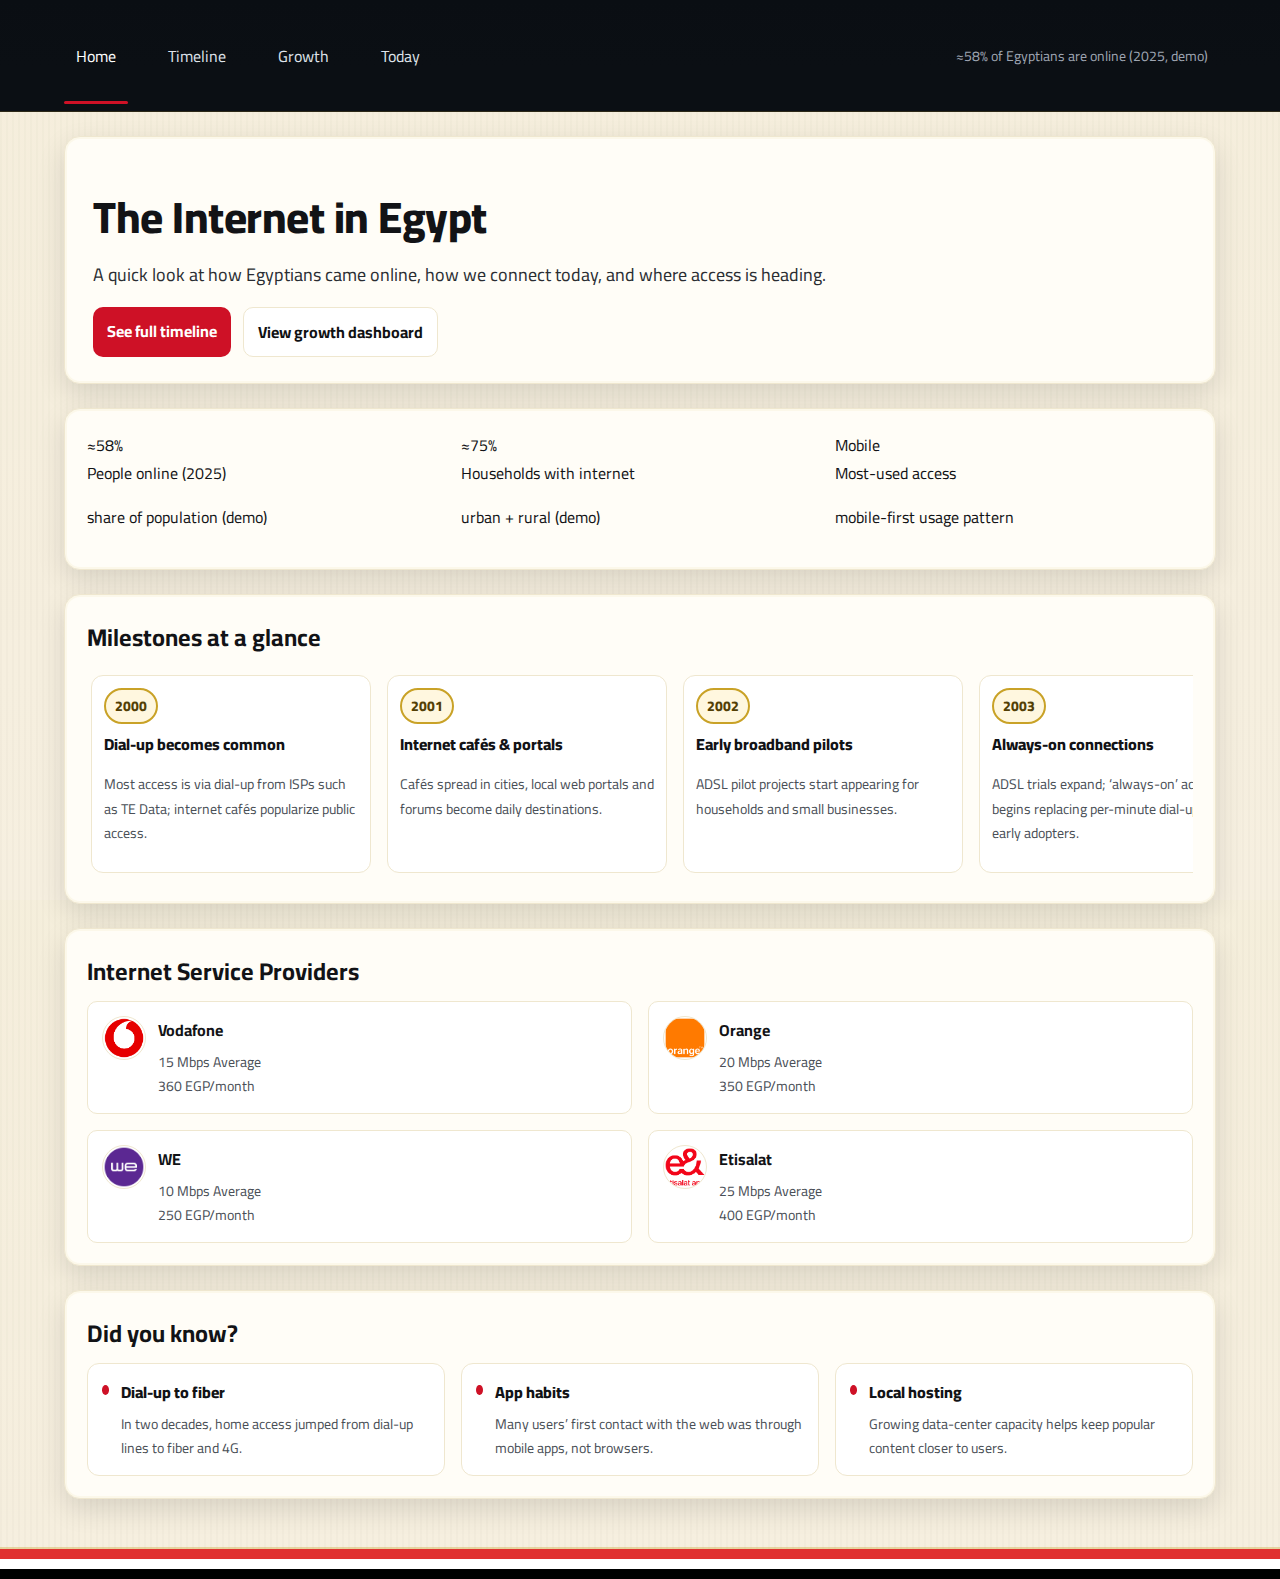
<file: index.html>
<!doctype html>
<html lang="en">
<head>
  <meta charset="utf-8">
  <meta name="viewport" content="width=device-width,initial-scale=1">
  <title>The Internet in Egypt — Home</title>

  <!-- Favicon & fonts -->
  <link rel="icon" type="image/png" href="assets/img/egypt.png">
  <link href="https://fonts.googleapis.com/css2?family=Cairo:wght@400;700;800&display=swap" rel="stylesheet">

  <!-- Styles -->
  <link rel="stylesheet" href="assets/css/styles.css">

  <!-- Libraries -->
  <script defer src="js/libs/nunjucks.min.js"></script>

  <!-- App (module routes to renderHome via data-page) -->
  <script type="module" src="js/main.js"></script>
</head>
<body class="theme-egypt" data-page="home">
  <!-- Navbar (no brand; underline handled in CSS) -->
  <header class="navbar">
    <nav class="container" aria-label="Main navigation">
      <a href="index.html" aria-current="page">Home</a>
      <a href="timeline.html">Timeline</a>
      <a href="growth.html">Growth</a>
      <a href="today.html">Today</a>
      <div class="nav-ticker" aria-live="polite"></div>
    </nav>
  </header>

  <main class="container">
    <!-- Hero -->
    <section class="hero card" aria-labelledby="home-hero-title">
      <div>
        <h1 id="home-hero-title">The Internet in Egypt</h1>
        <p class="lead">
          A quick look at how Egyptians came online, how we connect today, and where access is heading.
        </p>
        <div class="cta-row" aria-label="Quick links">
          <a class="cta" href="timeline.html">See full timeline</a>
          <a class="cta ghost" href="growth.html">View growth dashboard</a>
        </div>
      </div>
    </section>

    <!-- Snapshots -->
    <section class="card" aria-labelledby="snap-title">
      <h2 id="snap-title" class="sr-only">Snapshot</h2>
      <div id="home-snapshots" class="snapshots-grid"></div>
    </section>

    <!-- Milestones at a glance (mini scroller) -->
    <section class="card" aria-labelledby="glance-title">
      <h2 id="glance-title">Milestones at a glance</h2>
      <div class="mini-timeline">
        <ul id="mini-tl" class="mini-tl"></ul>
      </div>
    </section>

    <!-- ISPs -->
    <section class="card" aria-labelledby="isps-title">
      <h2 id="isps-title">Internet Service Providers</h2>
      <div id="isp-grid" class="isp-grid"></div>
    </section>

    <!-- Did you know -->
    <section class="card" aria-labelledby="facts-title">
      <h2 id="facts-title">Did you know?</h2>
      <div id="facts-grid" class="facts-grid"></div>
    </section>
  </main>

  <footer class="flag" aria-label="Egypt flag stripes">
    <div class="stripe red"></div>
    <div class="stripe white"></div>
    <div class="stripe black"></div>
  </footer>

  <!-- Validator (KEEP) -->
  <script src="js/validate.js"></script>
  <script>
    if (location.search.includes('validate=1') && window.validator) {
      window.validator.runAll();
    }
  </script>
</body>
</html>
</file>
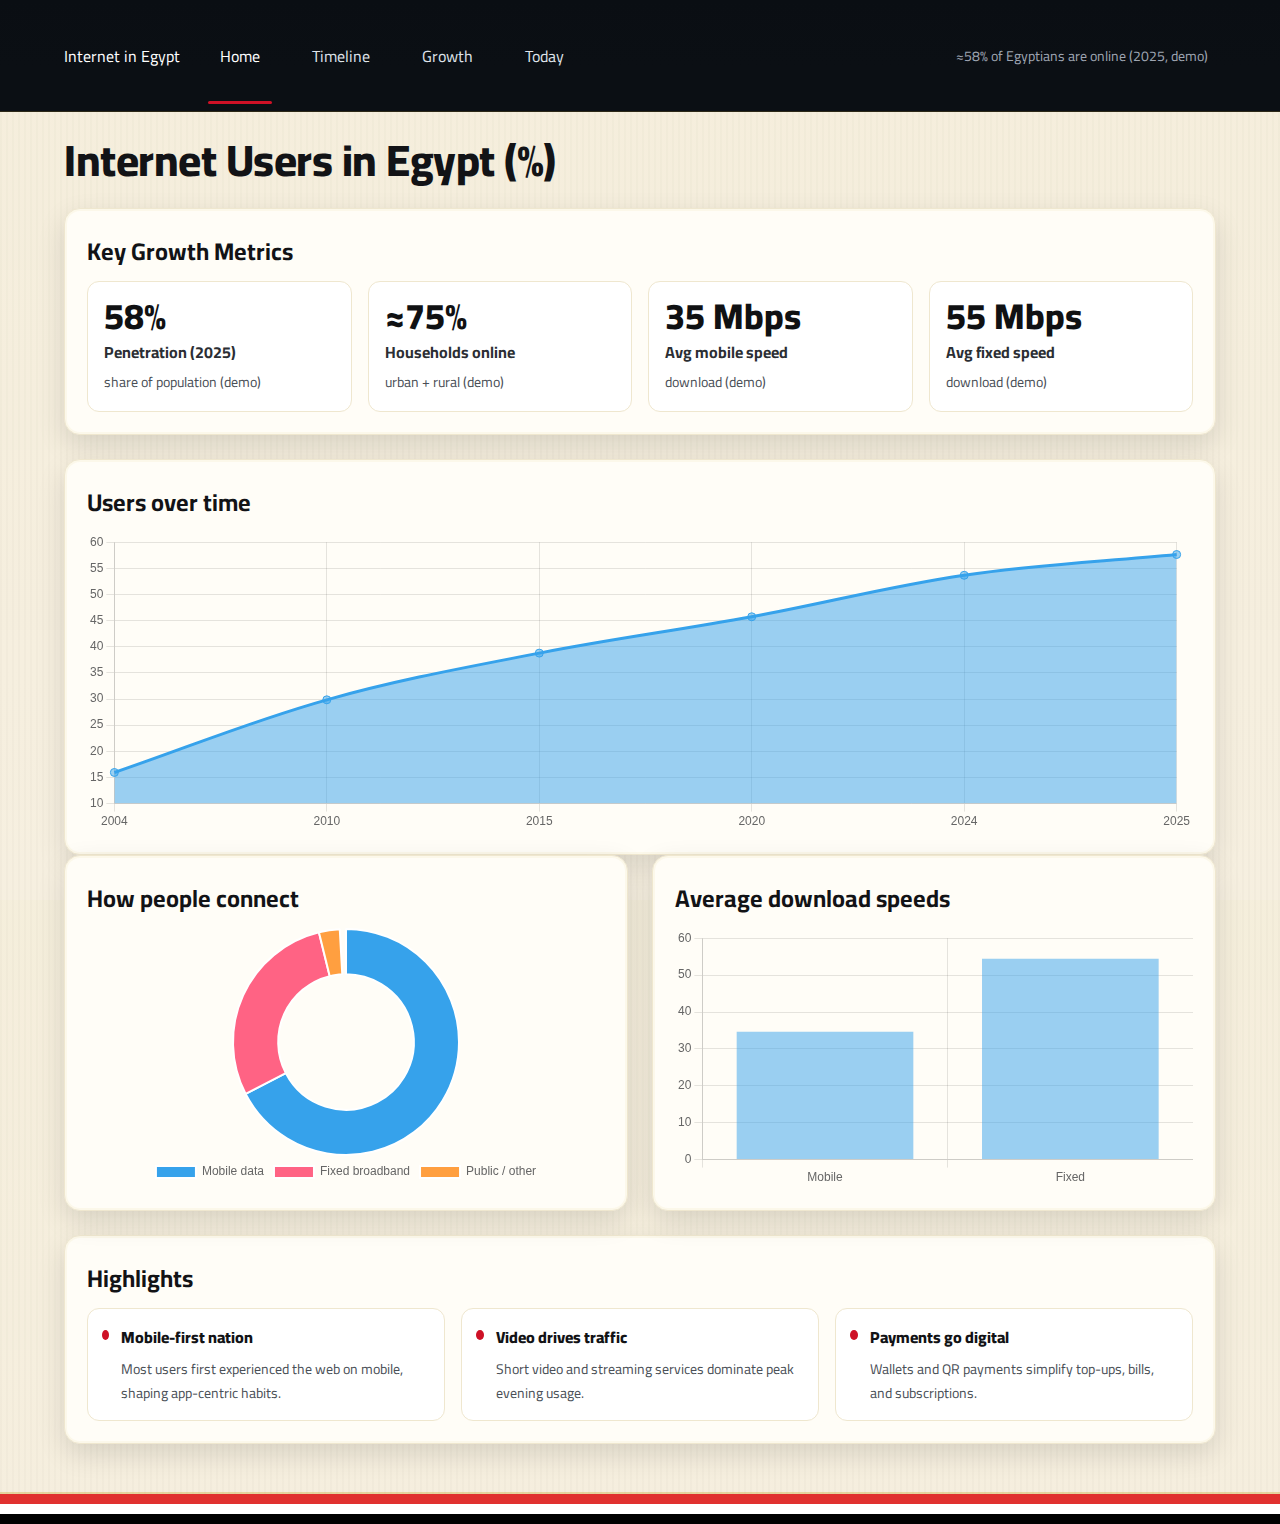
<file: growth.html>
<!doctype html>
<html lang="en">
<head>
  <meta charset="utf-8">
  <meta name="viewport" content="width=device-width, initial-scale=1">
  <title>The Internet in Egypt — Growth</title>

  <!-- Favicon & fonts -->
  <link rel="icon" type="image/png" href="assets/img/egypt.png">
  <link href="https://fonts.googleapis.com/css2?family=Cairo:wght@400;700;800&display=swap" rel="stylesheet">

  <!-- Styles -->
  <link rel="stylesheet" href="assets/css/styles.css">

  <!-- Libraries -->
  <script defer src="js/libs/nunjucks.min.js"></script>
  <script defer src="js/libs/chart.umd.js"></script>

  <!-- App -->
  <script type="module" src="js/main.js"></script>
</head>
<body class="theme-egypt" data-page="growth">
<header class="navbar">
  <nav class="container" aria-label="Main navigation">
    <span class="brand">Internet in Egypt</span>
    <a href="index.html" aria-current="page">Home</a>
    <a href="timeline.html">Timeline</a>
    <a href="growth.html">Growth</a>
    <a href="today.html">Today</a>
    <div class="nav-ticker" aria-live="polite"></div>
  </nav>
</header>


  <main class="container">
    <h1>Internet Users in Egypt (%)</h1>

    <!-- KPI cards -->
    <section class="card" aria-labelledby="kpi-title">
      <h2 id="kpi-title">Key Growth Metrics</h2>
      <div id="growth-stats" class="stats-grid" aria-live="polite"></div>
    </section>

    <!-- Users over time -->
    <section class="card" aria-labelledby="users-title">
      <h2 id="users-title">Users over time</h2>
      <div class="chart-box">
        <canvas id="usersChart" aria-label="Line chart of internet users over time"></canvas>
      </div>
    </section>

    <!-- Two small charts (use div, or keep section + give it a heading) -->
    <div class="two-col">
      <article class="card" aria-labelledby="types-title">
        <h2 id="types-title">How people connect</h2>
        <div class="chart-box small">
          <canvas id="typeChart" aria-label="Doughnut chart of access types"></canvas>
        </div>
      </article>

      <article class="card" aria-labelledby="speed-title">
        <h2 id="speed-title">Average download speeds</h2>
        <div class="chart-box small">
          <canvas id="speedChart" aria-label="Bar chart of average download speeds"></canvas>
        </div>
      </article>
    </div>

    <!-- Highlights / facts -->
    <section class="card" aria-labelledby="facts-title">
      <h2 id="facts-title">Highlights</h2>
      <div id="growth-facts" class="facts-grid"></div>
    </section>
  </main>

  <footer class="flag" aria-label="Egypt flag stripes">
    <div class="stripe red"></div>
    <div class="stripe white"></div>
    <div class="stripe black"></div>
  </footer>

  <!-- Validator (KEEP for marking) -->
  <script src="js/validate.js"></script>
  <script>
    if (location.search.includes('validate=1') && window.validator) {
      window.validator.runAll();
    }
  </script>
</body>
</html>
</file>
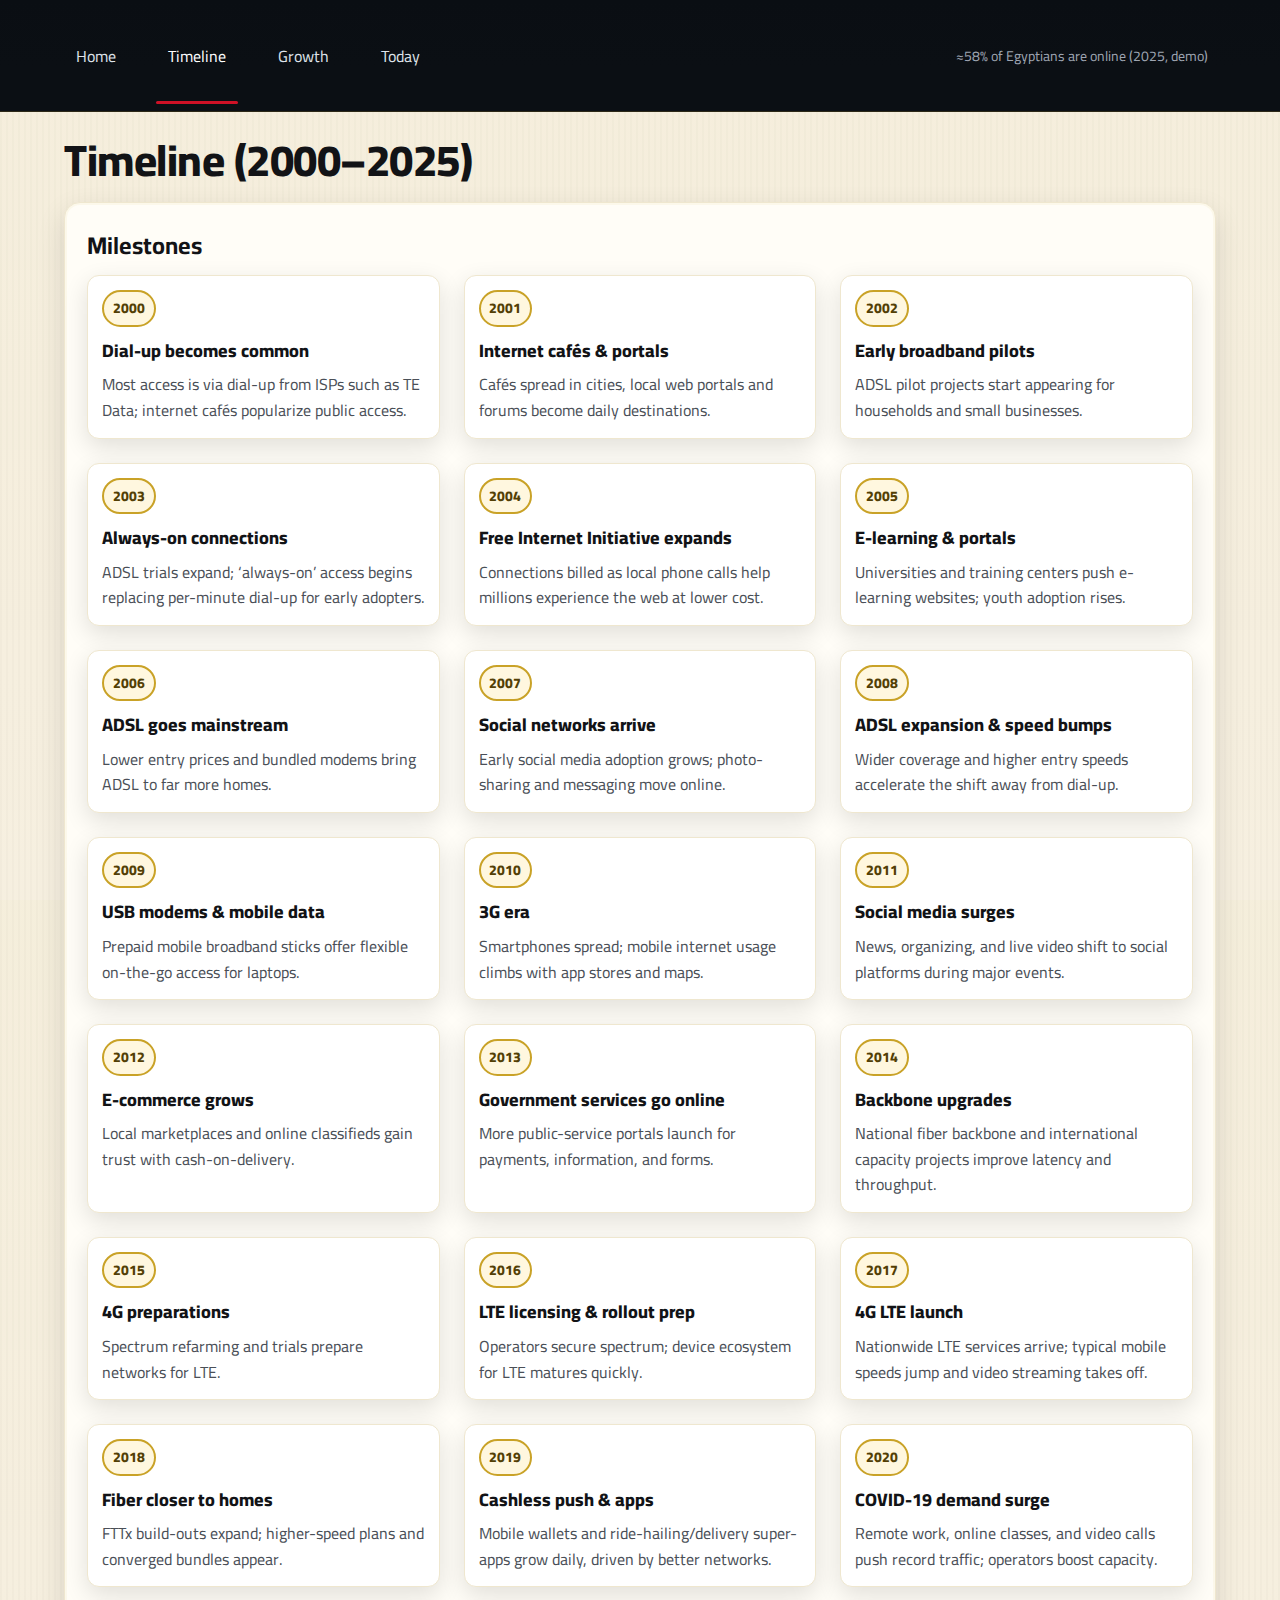
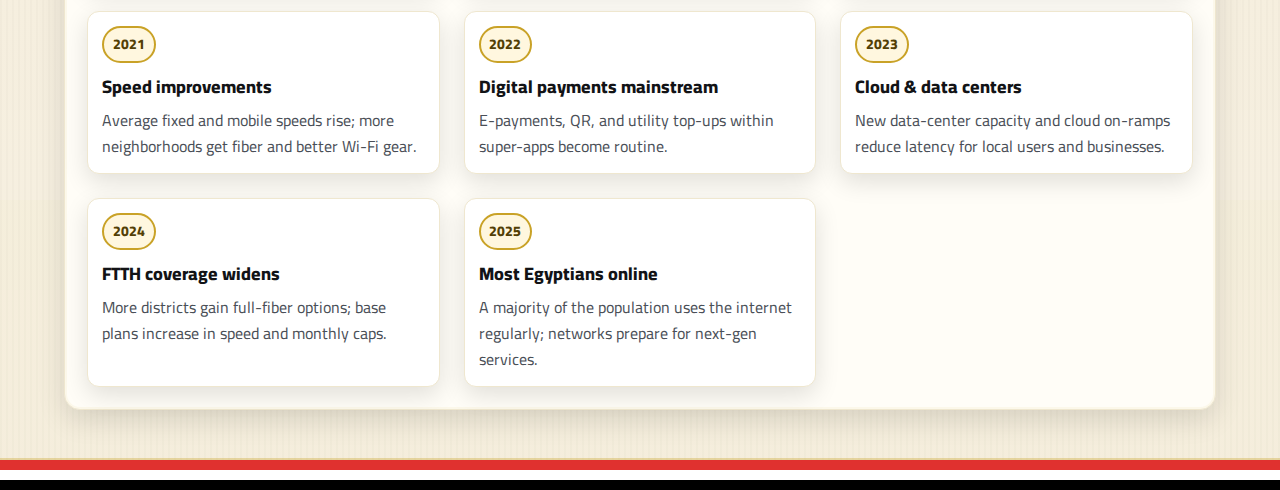
<file: timeline.html>
<!doctype html>
<html lang="en">
<head>
  <meta charset="utf-8">
  <meta name="viewport" content="width=device-width,initial-scale=1">
  <title>The Internet in Egypt — Timeline</title>

  <link rel="icon" type="image/png" href="assets/img/egypt.png">
  <link href="https://fonts.googleapis.com/css2?family=Cairo:wght@400;700;800&display=swap" rel="stylesheet">
  <link rel="stylesheet" href="assets/css/styles.css">

  <script defer src="js/libs/nunjucks.min.js"></script>
  <script type="module" defer src="js/main.js"></script>
</head>
<body class="theme-egypt" data-page="timeline">
  <header class="navbar">
    <nav class="container" aria-label="Main navigation">
      <a href="index.html">Home</a>
      <a href="timeline.html" aria-current="page">Timeline</a>
      <a href="growth.html">Growth</a>
      <a href="today.html">Today</a>
      <div class="nav-ticker" aria-live="polite"></div>
    </nav>
  </header>

  <main class="container">
    <h1>Timeline (2000–2025)</h1>

    <section class="card" aria-labelledby="milestones-title">
      <h2 id="milestones-title">Milestones</h2>
      <div id="tl-masonry" class="tl-grid"></div>
    </section>
  </main>

  <footer class="flag" aria-label="Egypt flag stripes">
    <div class="stripe red"></div>
    <div class="stripe white"></div>
    <div class="stripe black"></div>
  </footer>

  <!-- Validator -->
  <script src="js/validate.js"></script>
  <script>
    if (location.search.includes('validate=1') && window.validator) {
      window.validator.runAll();
    }
  </script>
</body>
</html>
</file>
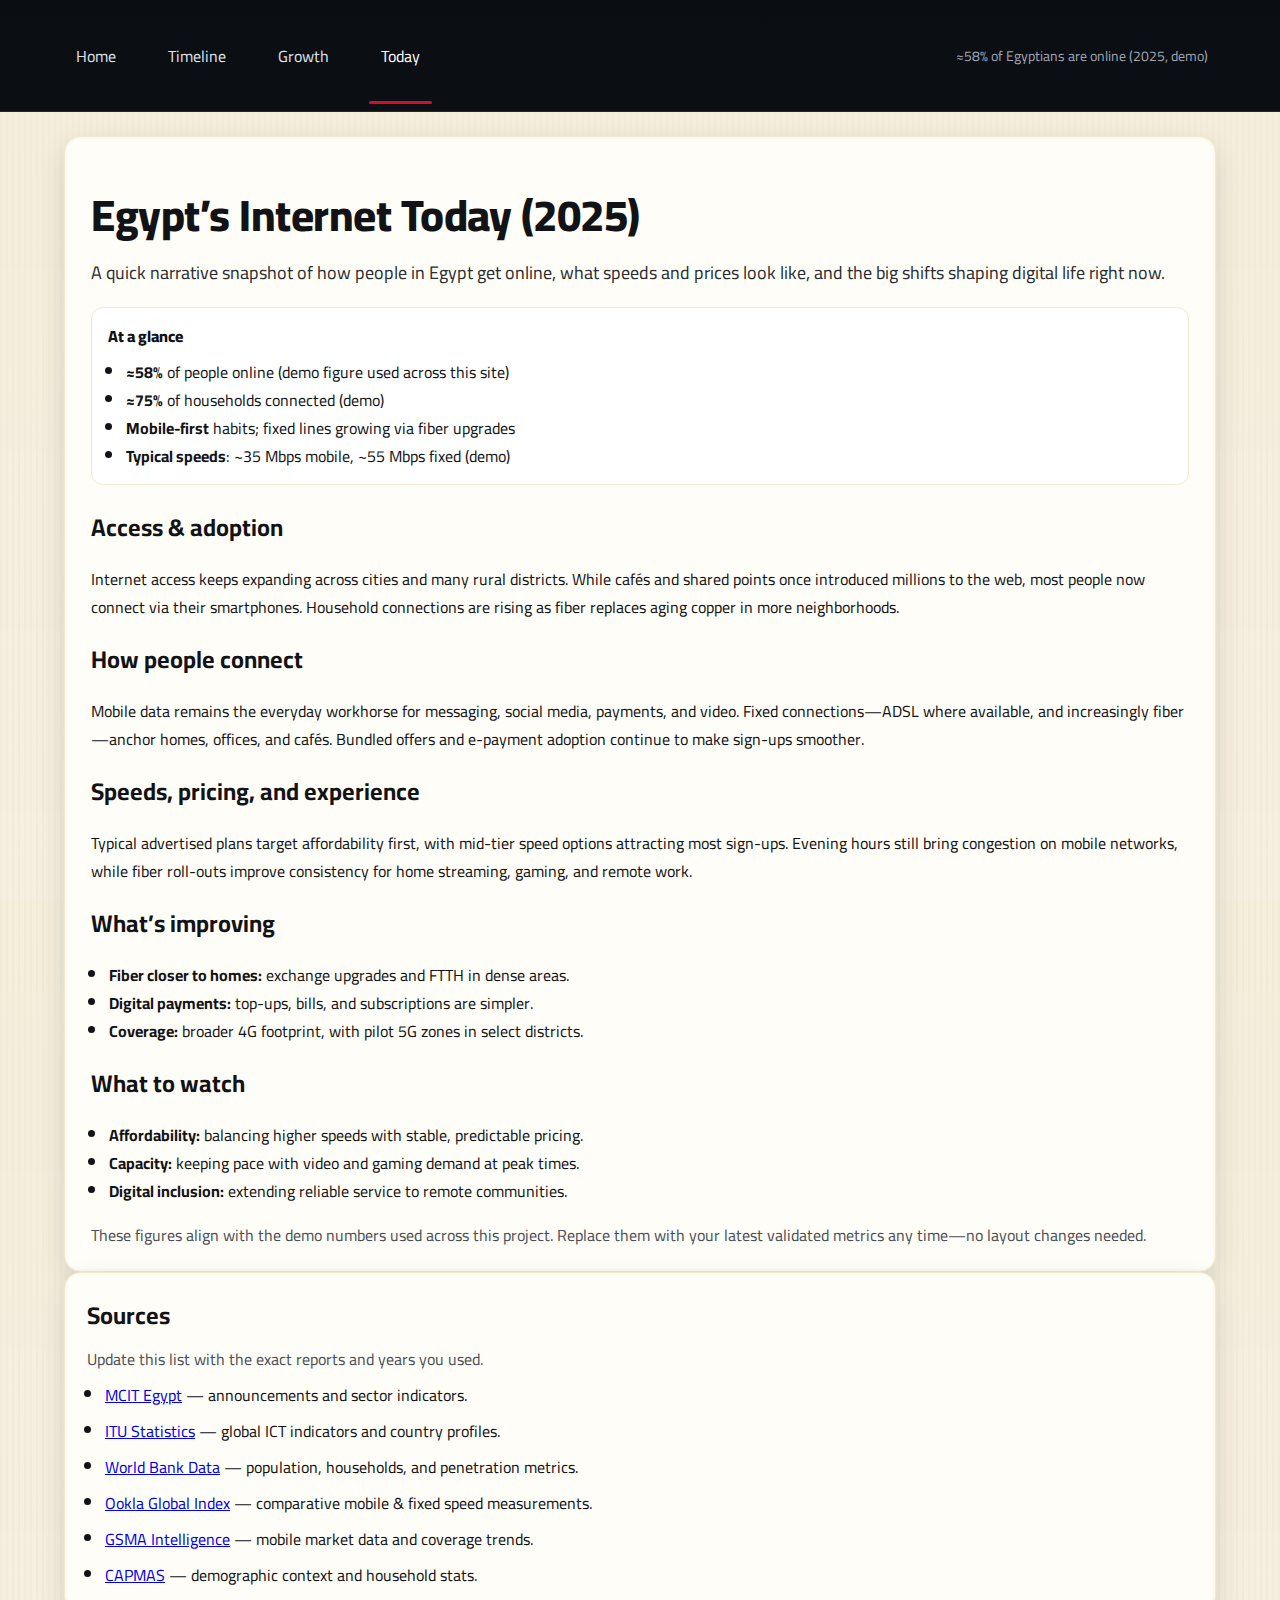
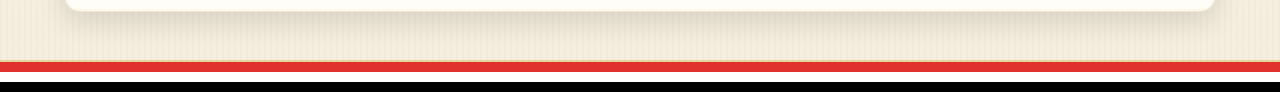
<file: today.html>
<!doctype html>
<html lang="en">
<head>
  <meta charset="utf-8">
  <meta name="viewport" content="width=device-width,initial-scale=1">
  <title>The Internet in Egypt — Today</title>

  <!-- Favicon & fonts -->
  <link rel="icon" type="image/png" href="assets/img/egypt.png">
  <link href="https://fonts.googleapis.com/css2?family=Cairo:wght@400;700;800&display=swap" rel="stylesheet">

  <!-- Styles -->
  <link rel="stylesheet" href="assets/css/styles.css">

  <!-- Libraries -->
  <script defer src="js/libs/nunjucks.min.js"></script>

  <!-- App -->
  <script type="module" src="js/main.js"></script>
</head>
<body class="theme-egypt" data-page="today">
  <header class="navbar">
    <nav class="container" aria-label="Main navigation">
      <a href="index.html">Home</a>
      <a href="timeline.html">Timeline</a>
      <a href="growth.html">Growth</a>
      <a href="today.html" aria-current="page">Today</a>
      <div class="nav-ticker" aria-live="polite"></div>
    </nav>
  </header>

  <main class="container">
    <article class="card article" aria-labelledby="today-title">
      <header class="article-head">
        <h1 id="today-title">Egypt’s Internet Today (2025)</h1>
        <p class="dek">
          A quick narrative snapshot of how people in Egypt get online, what speeds and prices look like,
          and the big shifts shaping digital life right now.
        </p>
      </header>

      <aside class="at-a-glance" aria-label="Quick facts">
        <h3>At a glance</h3>
        <ul>
          <li><strong>≈58%</strong> of people online (demo figure used across this site)</li>
          <li><strong>≈75%</strong> of households connected (demo)</li>
          <li><strong>Mobile-first</strong> habits; fixed lines growing via fiber upgrades</li>
          <li><strong>Typical speeds</strong>: ~35 Mbps mobile, ~55 Mbps fixed (demo)</li>
        </ul>
      </aside>

      <section>
        <h2>Access &amp; adoption</h2>
        <p>
          Internet access keeps expanding across cities and many rural districts. While cafés and
          shared points once introduced millions to the web, most people now connect via their
          smartphones. Household connections are rising as fiber replaces aging copper in more
          neighborhoods.
        </p>
      </section>

      <section>
        <h2>How people connect</h2>
        <p>
          Mobile data remains the everyday workhorse for messaging, social media, payments, and video.
          Fixed connections—ADSL where available, and increasingly fiber—anchor homes, offices, and
          cafés. Bundled offers and e-payment adoption continue to make sign-ups smoother.
        </p>
      </section>

      <section>
        <h2>Speeds, pricing, and experience</h2>
        <p>
          Typical advertised plans target affordability first, with mid-tier speed options attracting
          most sign-ups. Evening hours still bring congestion on mobile networks, while fiber roll-outs
          improve consistency for home streaming, gaming, and remote work.
        </p>
      </section>

      <section>
        <h2>What’s improving</h2>
        <ul class="bullets">
          <li><strong>Fiber closer to homes:</strong> exchange upgrades and FTTH in dense areas.</li>
          <li><strong>Digital payments:</strong> top-ups, bills, and subscriptions are simpler.</li>
          <li><strong>Coverage:</strong> broader 4G footprint, with pilot 5G zones in select districts.</li>
        </ul>
      </section>

      <section>
        <h2>What to watch</h2>
        <ul class="bullets">
          <li><strong>Affordability:</strong> balancing higher speeds with stable, predictable pricing.</li>
          <li><strong>Capacity:</strong> keeping pace with video and gaming demand at peak times.</li>
          <li><strong>Digital inclusion:</strong> extending reliable service to remote communities.</li>
        </ul>
      </section>

      <footer class="article-foot note">
        These figures align with the demo numbers used across this project. Replace them with your
        latest validated metrics any time—no layout changes needed.
      </footer>
    </article>

    <section class="card sources" aria-labelledby="sources-title">
      <h2 id="sources-title">Sources</h2>
      <p class="note">Update this list with the exact reports and years you used.</p>
      <ul class="sources-list">
        <li>
          <a href="https://mcit.gov.eg" target="_blank" rel="noopener">MCIT Egypt</a>
          — announcements and sector indicators.
        </li>
        <li>
          <a href="https://www.itu.int/en/ITU-D/Statistics/Pages/stat/default.aspx" target="_blank" rel="noopener">ITU Statistics</a>
          — global ICT indicators and country profiles.
        </li>
        <li>
          <a href="https://data.worldbank.org/indicator" target="_blank" rel="noopener">World Bank Data</a>
          — population, households, and penetration metrics.
        </li>
        <li>
          <a href="https://www.speedtest.net/global-index" target="_blank" rel="noopener">Ookla Global Index</a>
          — comparative mobile &amp; fixed speed measurements.
        </li>
        <li>
          <a href="https://www.gsmaintelligence.com/" target="_blank" rel="noopener">GSMA Intelligence</a>
          — mobile market data and coverage trends.
        </li>
        <li>
          <a href="https://www.capmas.gov.eg/" target="_blank" rel="noopener">CAPMAS</a>
          — demographic context and household stats.
        </li>
      </ul>
    </section>
  </main>

  <footer class="flag" aria-label="Egypt flag stripes">
    <div class="stripe red"></div>
    <div class="stripe white"></div>
    <div class="stripe black"></div>
  </footer>

  <!-- Validator -->
  <script src="js/validate.js"></script>
  <script>
    if (location.search.includes('validate=1') && window.validator) {
      window.validator.runAll();
    }
  </script>
</body>
</html>
</file>
<file: assets/css/styles.css>
/* ===================== 1) CSS VARIABLES ===================== */
/* Global design tokens: colors, radii, spacing, shadows */
:root{
  --bg:#0b0f14; --text:#121316; --muted:#4a4f57;
  --panel:#fff; --line:#e7e9ee;
  --accent-red:#e0312f; --accent-gold:#d9a441; --accent-black:#16171b;
  --shadow:0 8px 24px rgba(0,0,0,.12);
  --radius:16px; --radius-sm:10px; --gap:24px;
}
*{ box-sizing:border-box; }

/* ===================== 2) BASE LAYOUT (sticky footer) ===================== */
html, body { height:100%; }
body{
  margin:0; background:#f7f8fb; color:var(--text);
  font:16px/1.75 Inter,system-ui,-apple-system,Segoe UI,Roboto,sans-serif;
  min-height:100vh; display:flex; flex-direction:column;
}
.container{ max-width:1200px; margin:0 auto; padding:24px; }
main.container{ flex:1 0 auto; }
footer.flag{ flex:0 0 auto; margin-top:var(--gap); }

/* ===================== 3) NAVBAR ===================== */
header.navbar{ background:var(--bg); color:#fff; }
.navbar .container{ display:flex; align-items:center; gap:28px; position:relative; }
.navbar a{ color:#dfe3ea; text-decoration:none; padding:18px 12px; display:inline-block; }
.navbar a[aria-current="page"]{ color:#fff; }

/* Sliding underline */
.nav-underline{
  position:absolute; left:0; bottom:8px; height:3px; width:0;
  background:var(--accent-red); border-radius:2px;
  transform:translateX(0);
  transition:transform 320ms cubic-bezier(.25,.8,.25,1),
             width     320ms cubic-bezier(.25,.8,.25,1),
             opacity   200ms ease;
  opacity:1;
}

/* Accessibility focus */
.navbar a:focus{ outline:none; }
.navbar a:focus-visible{ outline:3px solid var(--accent-gold); outline-offset:2px; }
.nav-avatar{ margin-left:auto; }

/* ===================== 4) HEADINGS / UTILITIES ===================== */
h1{ font-size:44px; line-height:1.1; margin:28px 0 18px; font-weight:800; letter-spacing:-.5px; }
h2{ font-size:24px; margin:0 0 8px; }
h3{ font-size:18px; margin:0 0 10px; }
.sr-only{ position:absolute; left:-9999px; }

/* ===================== 5) GENERIC CARD + GRID ===================== */
.grid{ display:grid; grid-template-columns:1.2fr 1fr; gap:var(--gap); }
.card{
  background:var(--panel); border:1px solid var(--line);
  border-radius:var(--radius); box-shadow:var(--shadow); padding:22px;
}
.grid > .card, .grid > article.card, .grid > aside.card { align-self:start; }

/* ===================== 6) ISP GRID ===================== */
.isp-grid{ display:grid; grid-template-columns:repeat(2,1fr); gap:16px; }
.isp-card{
  display:flex; gap:12px; background:#fff; border:1px solid var(--line);
  border-radius:var(--radius-sm); padding:14px;
}
.isp-name{ margin:0 0 6px; font-weight:700; }
.isp-speed,.isp-price{ margin:0; color:var(--muted); font-size:14px; }
.isp-logo{
  --logo-size:44px; position:relative; width:var(--logo-size); height:var(--logo-size);
  border-radius:999px; background:#fff; border:1px solid var(--line);
  display:grid; place-items:center; overflow:hidden;
}
.isp-logo img{ width:100%; height:100%; object-fit:contain; object-position:center; display:block; transform:scale(.92); }
.isp-logo.logo-vodafone img{ transform:scale(.88); }
.isp-logo.logo-orange   img{ transform:scale(.85); }
.isp-logo.logo-we       img{ transform:scale(1.00) translateY(1px); }
.isp-logo.logo-etisalat img{ transform:scale(.95) translateY(1px); }

/* ===================== 7) FOOTER FLAG ===================== */
.flag .stripe{ height:10px; }
.flag .stripe.red{ background:#e0312f; }
.flag .stripe.white{ background:#fff; }
.flag .stripe.black{ background:#000; }

/* Global hover + focus */
a:focus,button:focus,[tabindex]:focus{ outline:3px solid var(--accent-gold); outline-offset:2px; }
.card:hover{ transform:translateY(-1px); box-shadow:0 10px 28px rgba(0,0,0,.14); }

/* ===================== 8) CHART SIZING ===================== */
.chart-box{ position:relative; width:100%; height:300px; }
#usersChart{ width:100%!important; height:100%!important; display:block; }
@media (max-width:960px){ .chart-box{ height:260px; } }

/* ===================== 9) THEME ===================== */
body.theme-egypt{
  --accent-red:#ce1126; --accent-gold:#c9a227; --panel:#fffdf7; --line:#efe7cf;
  background:
    linear-gradient(180deg, rgba(201,162,39,.04), rgba(201,162,39,.02)),
    repeating-linear-gradient(90deg, rgba(0,0,0,.015) 0 2px, transparent 2px 6px),
    #f7f1e3;
  font-family:"Cairo", Inter, system-ui, -apple-system, Segoe UI, Roboto, sans-serif;
}
body.theme-egypt header.navbar{
  background:linear-gradient(180deg,#0a0e13,#0b0f14 60%, #0b0f14);
  box-shadow:inset 0 -1px 0 rgba(201,162,39,.18);
}
body.theme-egypt .nav-underline{ background:var(--accent-red); }
body.theme-egypt .card{
  border-color:var(--line);
  box-shadow:0 10px 28px rgba(0,0,0,.12), inset 0 0 0 2px rgba(201,162,39,.06);
}
body.theme-egypt .timeline-line{ background:var(--accent-red); }
.arabic-title{
  font-family:"Cairo", system-ui, sans-serif; font-weight:800;
  margin:-6px 0 14px 0; color:#1f1f1f;
}
body.theme-egypt footer.flag{ border-top:2px solid rgba(201,162,39,.35); }

/* ===================== 10) GROWTH PAGE ===================== */
.two-col{ display:grid; grid-template-columns:1fr 1fr; gap:var(--gap); margin-top:var(--gap); }
.stats-grid{ display:grid; grid-template-columns:repeat(4,1fr); gap:16px; }
@media (max-width:960px){ .stats-grid{ grid-template-columns:repeat(2,1fr); } }
.stat-card{ border:1px solid var(--line); border-radius:12px; padding:16px; background:#fff; display:flex; flex-direction:column; gap:4px; }
.stat-value{ font-size:36px; line-height:1; font-weight:800; color:#101113; }
.stat-label{ font-weight:700; color:#2b2e33; }
.stat-caption{ margin:0; color:var(--muted); font-size:14px; }
.facts-grid{ display:grid; grid-template-columns:repeat(3,1fr); gap:16px; }
@media (max-width:960px){ .facts-grid{ grid-template-columns:1fr; } }
.fact-card{ display:flex; gap:12px; align-items:flex-start; border:1px solid var(--line); border-radius:12px; padding:14px; background:#fff; }
.fact-dot{ width:10px; height:10px; border-radius:50%; background:var(--accent-red); margin-top:7px; }
.fact-title{ margin:0 0 6px; font-size:16px; font-weight:800; }
.fact-text{ margin:0; color:var(--muted); font-size:14px; }
.chart-box.small{ height:260px; }
@media (max-width:960px){
  .two-col{ grid-template-columns:1fr; }
  .chart-box.small{ height:240px; }
}
body[data-page="growth"] main.container > .card,
body[data-page="growth"] main.container > .two-col{ margin-top:var(--gap); }
body[data-page="growth"] main.container > :first-child{ margin-top:0; }
body[data-page="growth"] .two-col{ margin-top:0; }
body[data-page="growth"] .two-col .card{ margin:0; }

/* ===================== 11) HOME PAGE ===================== */
.hero{ display:flex; align-items:center; justify-content:space-between; gap:24px; padding:28px 28px 26px; }
.hero .lead{ margin:8px 0 16px; color:#2a2d32; font-size:18px; }
.cta-row{ display:flex; gap:12px; flex-wrap:wrap; }
.cta{ display:inline-block; padding:10px 14px; border-radius:10px; background:var(--accent-red); color:#fff; text-decoration:none; font-weight:700; }
.cta.ghost{ background:#fff; color:#101113; border:1px solid var(--line); }
.snapshots-grid{ display:grid; grid-template-columns:repeat(3,1fr); gap:16px; }
@media (max-width:960px){ .snapshots-grid{ grid-template-columns:1fr; } }
.snapshot-card{ background:#fff; border:1px solid var(--line); border-radius:12px; padding:16px; }
.snapshot-value{ font-size:34px; line-height:1; font-weight:800; color:#101113; }
.snapshot-label{ font-weight:700; color:#2b2e33; margin-top:6px; }
.snapshot-caption{ margin:6px 0 0; color:var(--muted); font-size:14px; }
.mini-timeline{ overflow-x:auto; }
.mini-tl{ display:flex; gap:16px; padding:4px 2px; margin:0; list-style:none; }
.mini-tl-item{ min-width:280px; max-width:320px; border:1px solid var(--line); border-radius:12px; background:#fff; padding:12px; }
.mini-tl-item .pill{ display:inline-block; font-weight:800; font-size:14px; padding:.25rem .55rem; border:2px solid var(--accent-gold); border-radius:999px; background:#fff7df; color:#533f05; margin-bottom:6px; }
.mini-tl-title{ display:block; font-weight:800; margin-bottom:4px; }
.mini-tl-text{ color:var(--muted); font-size:14px; }
body[data-page="home"] main.container > .card,
body[data-page="home"] main.container > .hero.card{ margin-top:var(--gap); }
body[data-page="home"] main.container > :first-child{ margin-top:0; }

/* ===================== 12) TIMELINE ===================== */
.tl-grid{ display:grid; grid-template-columns:repeat(3,1fr); gap:var(--gap); }
@media (max-width:1200px){ .tl-grid{ grid-template-columns:repeat(2,1fr); } }
@media (max-width:760px){  .tl-grid{ grid-template-columns:1fr; } }
.tl-grid .ms-card{
  display:block; border:1px solid var(--line); background:#fff;
  border-radius:12px; padding:14px; box-shadow:var(--shadow);
  transition:transform .15s ease, box-shadow .15s ease;
}
.tl-grid .ms-card:hover{ transform:translateY(-2px); box-shadow:0 12px 30px rgba(0,0,0,.14); }
.tl-grid .pill{
  display:inline-block; font-weight:800; font-size:14px;
  padding:.25rem .55rem; border:2px solid var(--accent-gold);
  border-radius:999px; background:#fff7df; color:#533f05; margin-bottom:8px;
}
.tl-grid .ms-title{ margin:0 0 6px; font-weight:800; font-size:18px; }
.tl-grid .ms-text{ margin:0; color:var(--muted); line-height:1.6; }
@media (max-width:960px){ .grid{ grid-template-columns:1fr; } }

/* ===================== 13) TODAY PAGE ===================== */
.article{ padding:26px 26px 22px; }
.article-head .dek{ margin:8px 0 0; color:#2a2d32; font-size:18px; }
.at-a-glance{ margin:18px 0 22px; border:1px solid var(--line); background:#fff; border-radius:12px; padding:14px 16px; }
.at-a-glance h3{ margin:0 0 8px; font-size:16px; font-weight:800; }
.at-a-glance ul{ margin:0; padding-left:18px; }
.article section{ margin-top:18px; }
.article .bullets{ padding-left:18px; }
.article .note{ color:var(--muted); }
.sources .note{ color:var(--muted); margin:0 0 8px; }
.sources-list{ margin:0; padding-left:18px; }
.sources-list li + li{ margin-top:8px; }
body[data-page="today"] main.container > .card{ margin-top:var(--gap); }
body[data-page="today"] main.container > :first-child{ margin-top:0; }

/* ===================== 14) NAVBAR QUICK-FACTS ===================== */
.navbar .nav-ticker{
  order:2; margin-left:auto; flex:0 1 clamp(260px, 28vw, 400px);
  min-height:24px; display:flex; align-items:center; justify-content:flex-end;
  padding-right:8px; color:#aeb6c2; font-size:14px; white-space:nowrap;
  overflow:hidden; text-overflow:ellipsis; opacity:.9;
}
.navbar .nav-avatar{ order:3; margin-left:10px; }
.nav-ticker span{ display:inline-block; animation:tickerIn .45s ease both; }
@keyframes tickerIn{ from{ transform:translateY(6px); opacity:0; } to{ transform:translateY(0); opacity:1; } }
@media (max-width:900px){ .nav-ticker{ display:none; } }
@media (max-width:1100px){ .navbar .container{ gap:20px; } }

/* ===================== 15) OPTIONAL SUBHEAD ===================== */
.subhead{ border-bottom:1px solid rgba(0,0,0,.06); }
.subhead .container{ max-width:1200px; margin:0 auto; padding:8px 24px; }
.subhead .kicker{ margin:0; font-size:14px; line-height:1.6; color:var(--muted); }

/* ===================== UNIFIED TOP/BOTTOM SPACING ===================== */
main.container{ padding-top:24px; padding-bottom:24px; }
main.container > :first-child{ margin-top:0; }
main.container > :last-child{ margin-bottom:0; }
body[data-page="home"]     main.container > .hero.card { margin-top:0; }
body[data-page="growth"]   main.container > .two-col   { margin-top:0; }
body[data-page="timeline"] main.container > .tl-grid   { margin-top:0; }
body[data-page="today"]    main.container > .card      { margin-top:0; }

/* ===================== MOBILE COMPACT LAYOUT ===================== */
@media (max-width:600px){
  :root{ --gap:16px; --radius:14px; --radius-sm:10px; }
  .container{ padding:16px; }
  main.container{ padding-top:16px; padding-bottom:16px; }
  .card{ padding:16px; border-radius:14px; }

  h1{ font-size:32px; margin:18px 0 12px; }
  h2{ font-size:20px; }
  h3{ font-size:16px; }

  .hero{ padding:18px; gap:14px; }
  .hero .lead{ font-size:15px; margin:6px 0 12px; }
  .cta-row{ gap:8px; }
  .cta{ padding:8px 12px; border-radius:8px; }

  .snapshots-grid{ grid-template-columns:1fr; gap:12px; }
  .snapshot-card{ padding:14px; }
  .snapshot-value{ font-size:28px; }

  .mini-tl{ gap:12px; padding:2px 0; overflow-x:auto; -webkit-overflow-scrolling:touch; }
  .mini-tl-item{ min-width:85vw; max-width:90vw; padding:10px; }

  .isp-grid{ grid-template-columns:1fr; gap:12px; }
  .isp-card{ padding:12px; }
  .isp-logo{ --logo-size:40px; }

  .two-col{ grid-template-columns:1fr; }
  .stats-grid{ grid-template-columns:1fr 1fr; }
  .facts-grid{ grid-template-columns:1fr; }
  .chart-box.small{ height:240px; }

  .tl-grid{ grid-template-columns:1fr;
</file>
